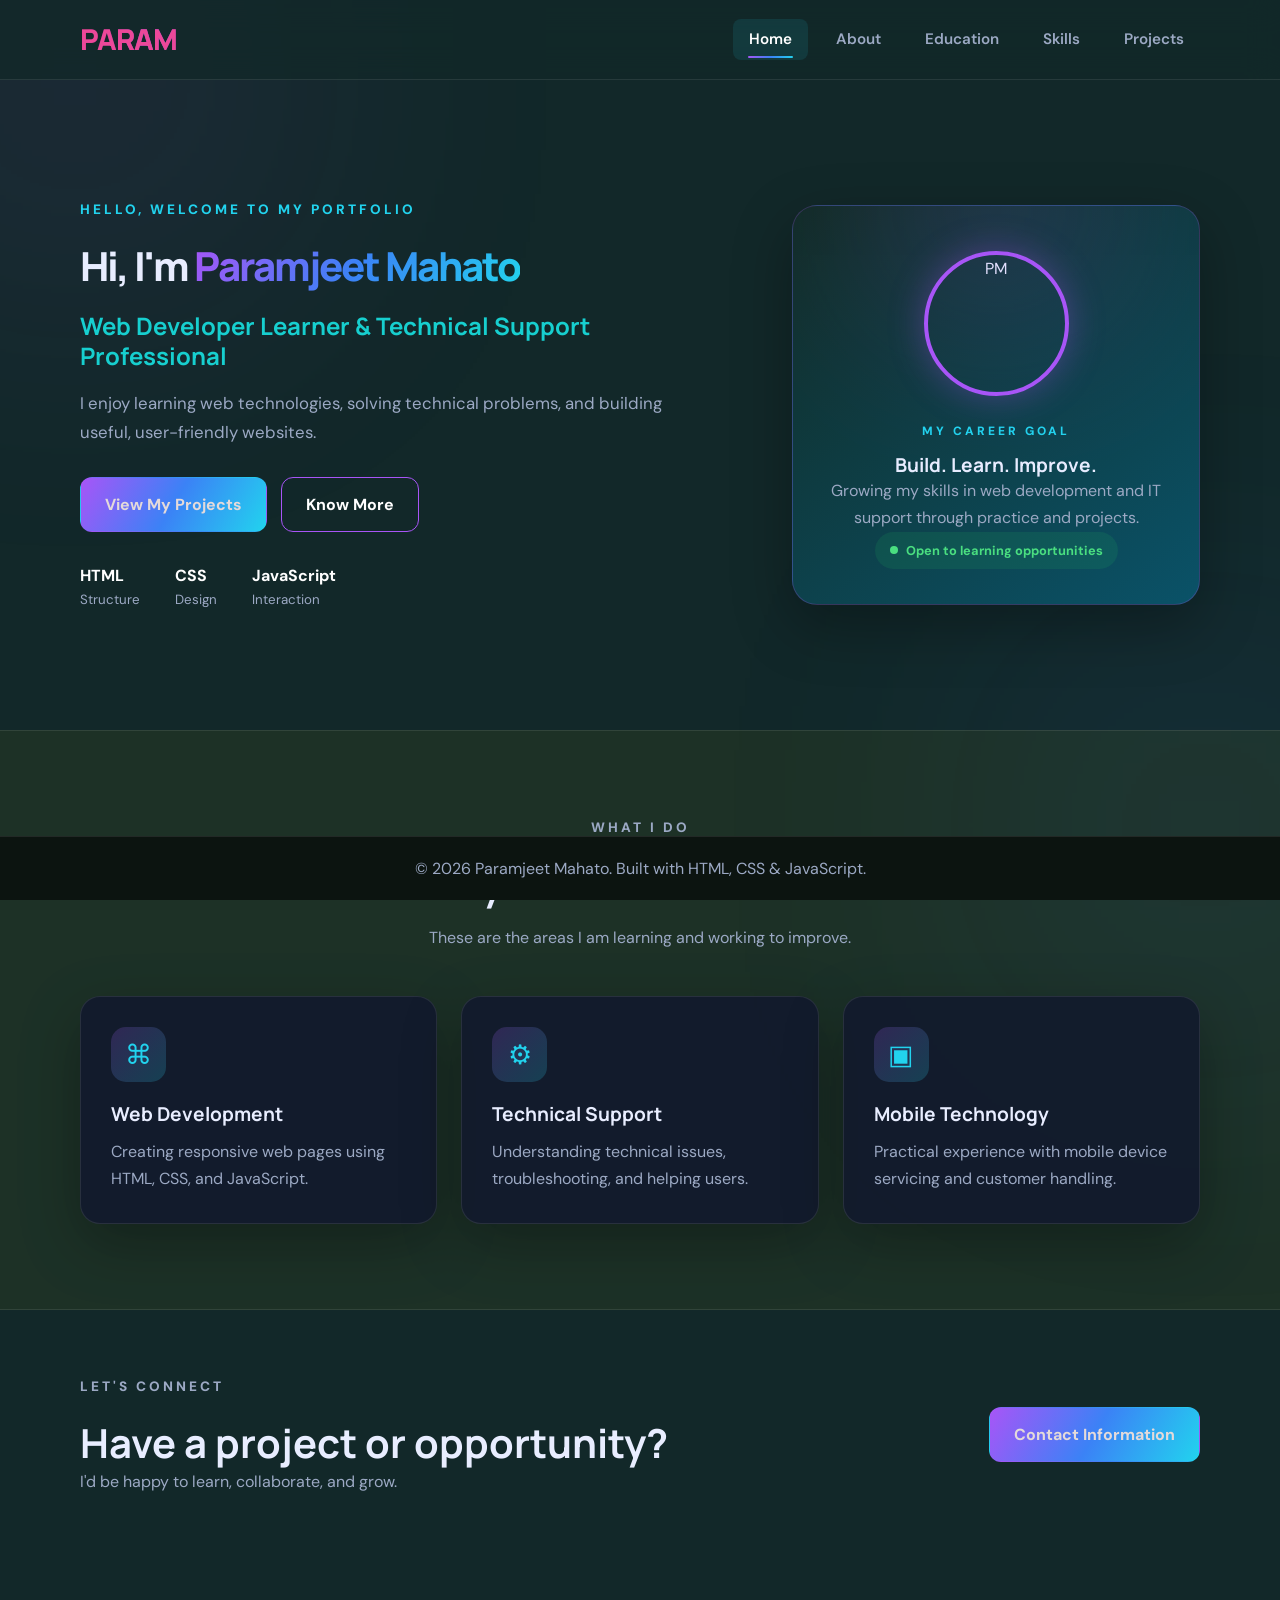
<file: index.html>
<!DOCTYPE html>
<html lang="en">
<head>
  <meta charset="UTF-8">
  <meta name="viewport" content="width=device-width, initial-scale=1.0">
  <meta name="description" content="Paramjeet Mahato's personal portfolio website.">
  <title>Paramjeet Mahato | Portfolio</title>
  <link rel="stylesheet" href="style.css">
  <script src="script.js" defer></script>
</head>
<body>
  <header class="site-header">
    <a class="logo" href="index.html"><span>PARAM</span></a>
    <button class="menu-toggle" aria-label="Toggle navigation" aria-expanded="false">☰</button>
    <nav class="nav-links" aria-label="Main navigation">
      <a class="active" href="index.html">Home</a>
      <a href="about.html">About</a>
      <a href="education.html">Education</a>
      <a href="skills.html">Skills</a>
      <a href="projects.html">Projects</a>
    </nav>
  </header>
  <main>
    <section class="hero container">
      <div class="hero-content">
        <p class="eyebrow">HELLO, WELCOME TO MY PORTFOLIO</p>
        <h1>Hi, I'm <span>Paramjeet Mahato</span></h1>
        <h2>Web Developer Learner &amp; Technical Support Professional</h2>
        <p class="lead">I enjoy learning web technologies, solving technical problems, and building useful, user-friendly websites.</p>
        <div class="hero-actions">
          <a class="btn" href="projects.html">View My Projects</a>
          <a class="btn btn-outline" href="about.html">Know More</a>
        </div>
        <div class="quick-facts"><div><strong>HTML</strong><small>Structure</small></div><div><strong>CSS</strong><small>Design</small></div><div><strong>JavaScript</strong><small>Interaction</small></div></div>
      </div>
      <div class="profile-card">
        <div class="avatar" aria-label="Profile initials">PM</div>
        <p class="card-label">MY CAREER GOAL</p>
        <h3>Build. Learn. Improve.</h3>
        <p>Growing my skills in web development and IT support through practice and projects.</p>
        <span class="status"><i></i> Open to learning opportunities</span>
      </div>
    </section>
    <section class="section soft-bg">
      <div class="container">
        <div class="section-heading"><p class="eyebrow">WHAT I DO</p><h2>My Areas of Interest</h2><p>These are the areas I am learning and working to improve.</p></div>
        <div class="cards three">
          <article class="card"><div class="icon">⌘</div><h3>Web Development</h3><p>Creating responsive web pages using HTML, CSS, and JavaScript.</p></article>
          <article class="card"><div class="icon">⚙</div><h3>Technical Support</h3><p>Understanding technical issues, troubleshooting, and helping users.</p></article>
          <article class="card"><div class="icon">▣</div><h3>Mobile Technology</h3><p>Practical experience with mobile device servicing and customer handling.</p></article>
        </div>
      </div>
    </section>
    <section class="container callout"><div><p class="eyebrow">LET'S CONNECT</p><h2>Have a project or opportunity?</h2><p>I'd be happy to learn, collaborate, and grow.</p></div><a class="btn" href="about.html#contact">Contact Information</a></section>
  </main>
  <footer class="site-footer"><p>© <span class="year"></span> Paramjeet Mahato. Built with HTML, CSS &amp; JavaScript.</p></footer>
</body>
</html>
</file>
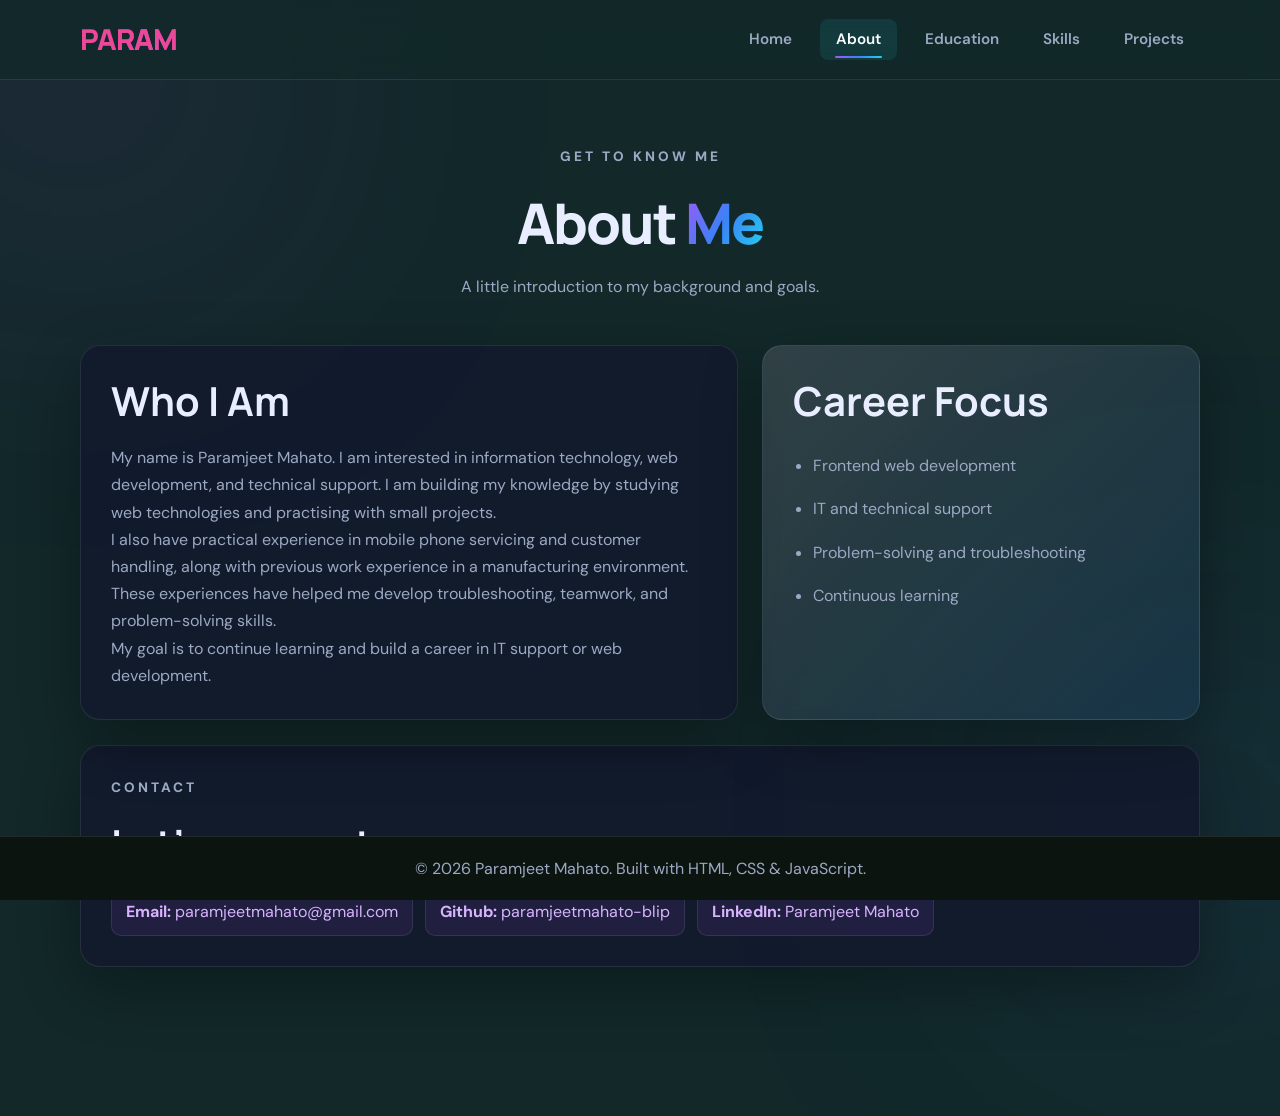
<file: about.html>
<!DOCTYPE html>
<html lang="en">
<head>
  <meta charset="UTF-8"><meta name="viewport" content="width=device-width, initial-scale=1.0">
  <title>About | Paramjeet Mahato</title><link rel="stylesheet" href="style.css"><script src="script.js" defer></script>
</head>
<body>
  <header class="site-header"><a class="logo" href="index.html"><span>PARAM</span></a><button class="menu-toggle" aria-label="Toggle navigation" aria-expanded="false">☰</button>
    <nav class="nav-links" aria-label="Main navigation">
      <a href="index.html">Home</a>
      <a class="active" href="about.html">About</a><a href="education.html">Education</a><a href="skills.html">Skills</a><a href="projects.html">Projects</a></nav>
  </header>
  <main class="container page-content">
    <section class="page-title">
      <p class="eyebrow">GET TO KNOW ME</p>
      <h1>About <span>Me</span></h1>
      <p>A little introduction to my background and goals.</p>
    </section>
    <section class="about-grid">
      <article class="panel"><h2>Who I Am</h2>
        <p>My name is Paramjeet Mahato. I am interested in information technology, web development, and technical support. I am building my knowledge by studying web technologies and practising with small projects.</p>
        <p>I also have practical experience in mobile phone servicing and customer handling, along with previous work experience in a manufacturing environment. These experiences have helped me develop troubleshooting, teamwork, and problem-solving skills.</p>
        <p>My goal is to continue learning and build a career in IT support or web development.</p>
      </article>
      <aside class="panel highlight-panel"><h2>Career Focus</h2><ul class="check-list"><li>Frontend web development</li><li>IT and technical support</li><li>Problem-solving and troubleshooting</li><li>Continuous learning</li></ul></aside>
    </section>
    <section id="contact" class="panel contact-panel"><p class="eyebrow">CONTACT</p><h2>Let's connect</h2>
      <div class="contact-items"><p><strong>Email:</strong> <a href="mailto:paramjeetmahato@gmail.com">paramjeetmahato@gmail.com</a>
      </p><p><strong>Github: </strong><a href="https://github.com/paramjeetmahato-blip" target="_blank" rel="noopener noreferrer">paramjeetmahato-blip</a> </p><p><strong>LinkedIn:</strong> <a href="https://www.linkedin.com/in/paramjeetmahato" target="_blank" rel="noopener noreferrer">Paramjeet Mahato</a> </p></div>
    </section>
  </main>
  <footer class="site-footer"><p>© <span class="year"></span> Paramjeet Mahato. Built with HTML, CSS &amp; JavaScript.</p></footer>
</body>
</html>
</file>
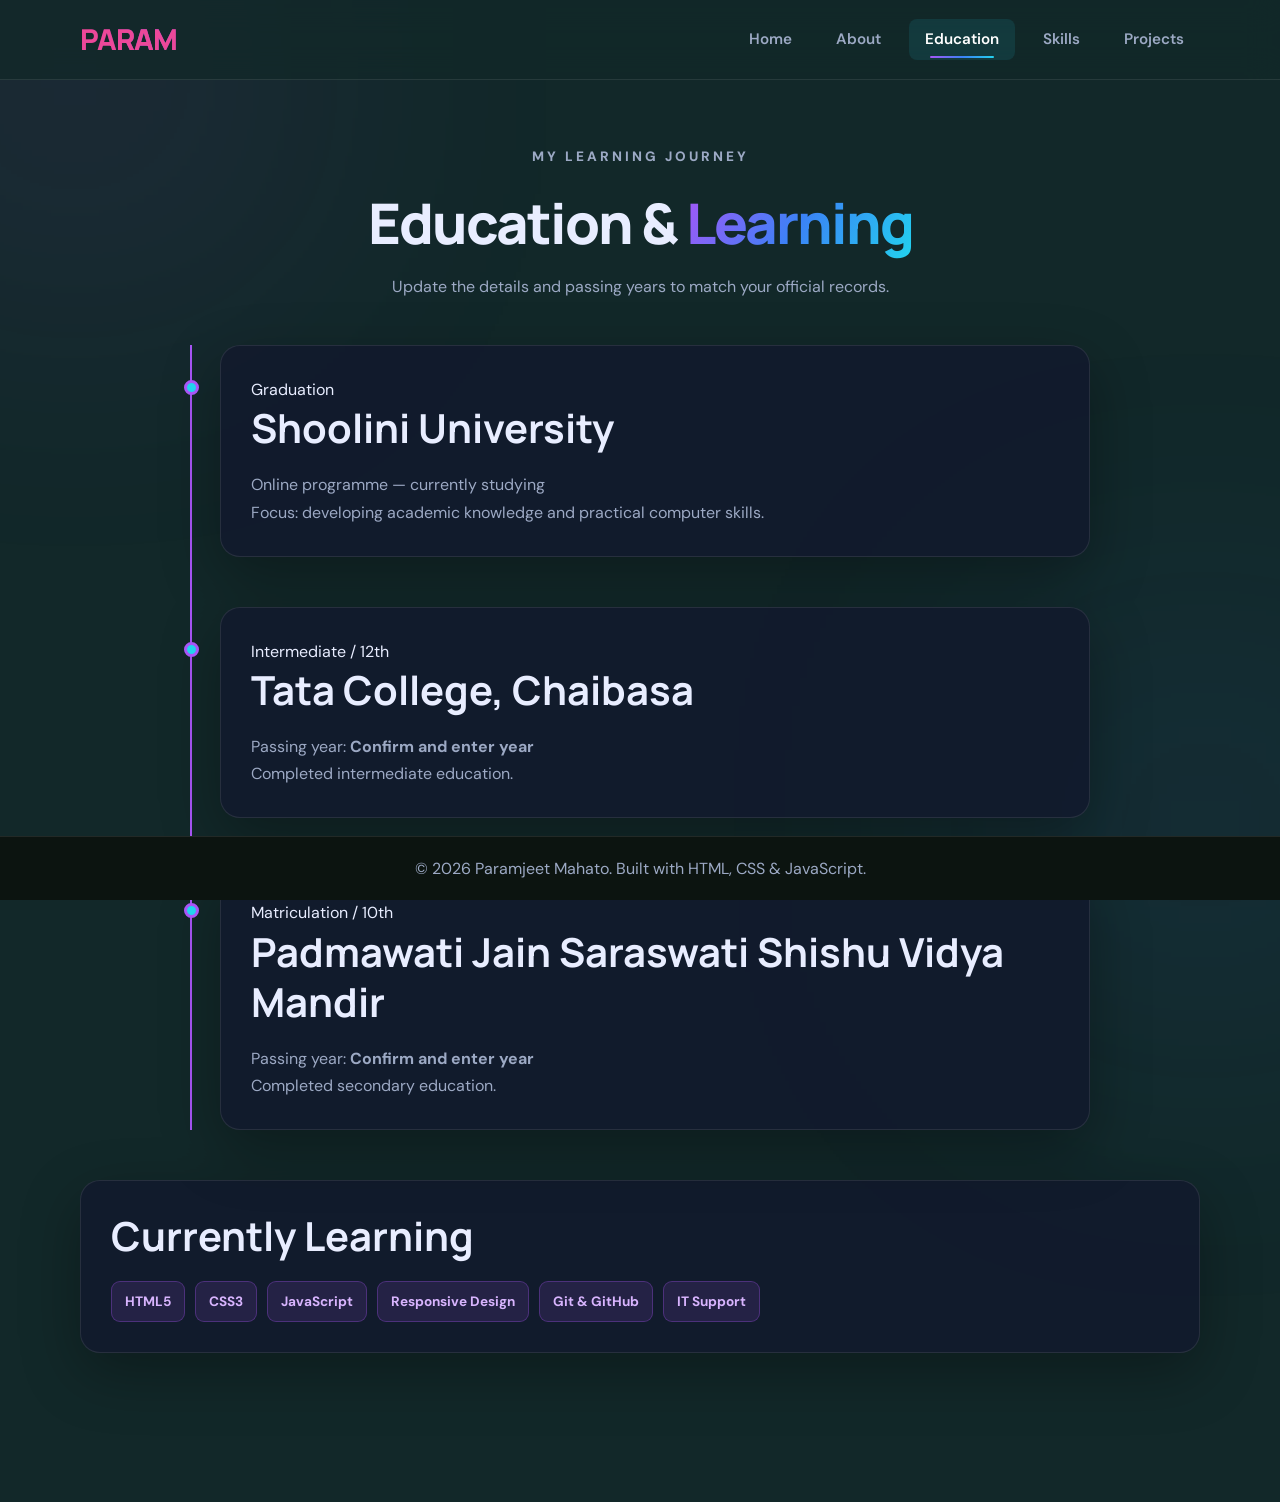
<file: education.html>
<!DOCTYPE html>
<html lang="en">
<head>
  <meta charset="UTF-8"><meta name="viewport" content="width=device-width, initial-scale=1.0">
  <title>Education | Paramjeet Mahato</title><link rel="stylesheet" href="style.css"><script src="script.js" defer></script>
</head>
<body>
  <header class="site-header"><a class="logo" href="index.html"><span>PARAM</span></a><button class="menu-toggle" aria-label="Toggle navigation" aria-expanded="false">☰</button>
    <nav class="nav-links" aria-label="Main navigation"><a href="index.html">Home</a><a href="about.html">About</a><a class="active" href="education.html">Education</a><a href="skills.html">Skills</a><a href="projects.html">Projects</a></nav>
  </header>
  <main class="container page-content">
    <section class="page-title"><p class="eyebrow">MY LEARNING JOURNEY</p><h1>Education &amp; <span>Learning</span></h1><p>Update the details and passing years to match your official records.</p></section>
    <section class="timeline">
      <article class="timeline-item"><span class="timeline-dot"></span><div class="panel"><span class="tag">Graduation</span><h2>Shoolini University</h2><p class="muted">Online programme — currently studying</p><p>Focus: developing academic knowledge and practical computer skills.</p></div></article>
      <article class="timeline-item"><span class="timeline-dot"></span><div class="panel"><span class="tag">Intermediate / 12th</span><h2>Tata College, Chaibasa</h2><p class="muted">Passing year: <strong>Confirm and enter year</strong></p><p>Completed intermediate education.</p></div></article>
      <article class="timeline-item"><span class="timeline-dot"></span><div class="panel"><span class="tag">Matriculation / 10th</span><h2>Padmawati Jain Saraswati Shishu Vidya Mandir</h2><p class="muted">Passing year: <strong>Confirm and enter year</strong></p><p>Completed secondary education.</p></div></article>
    </section>
    <section class="panel"><h2>Currently Learning</h2><div class="chips"><span>HTML5</span><span>CSS3</span><span>JavaScript</span><span>Responsive Design</span><span>Git &amp; GitHub</span><span>IT Support</span></div></section>
  </main>
  <footer class="site-footer"><p>© <span class="year"></span> Paramjeet Mahato. Built with HTML, CSS &amp; JavaScript.</p></footer>
</body>
</html>
</file>
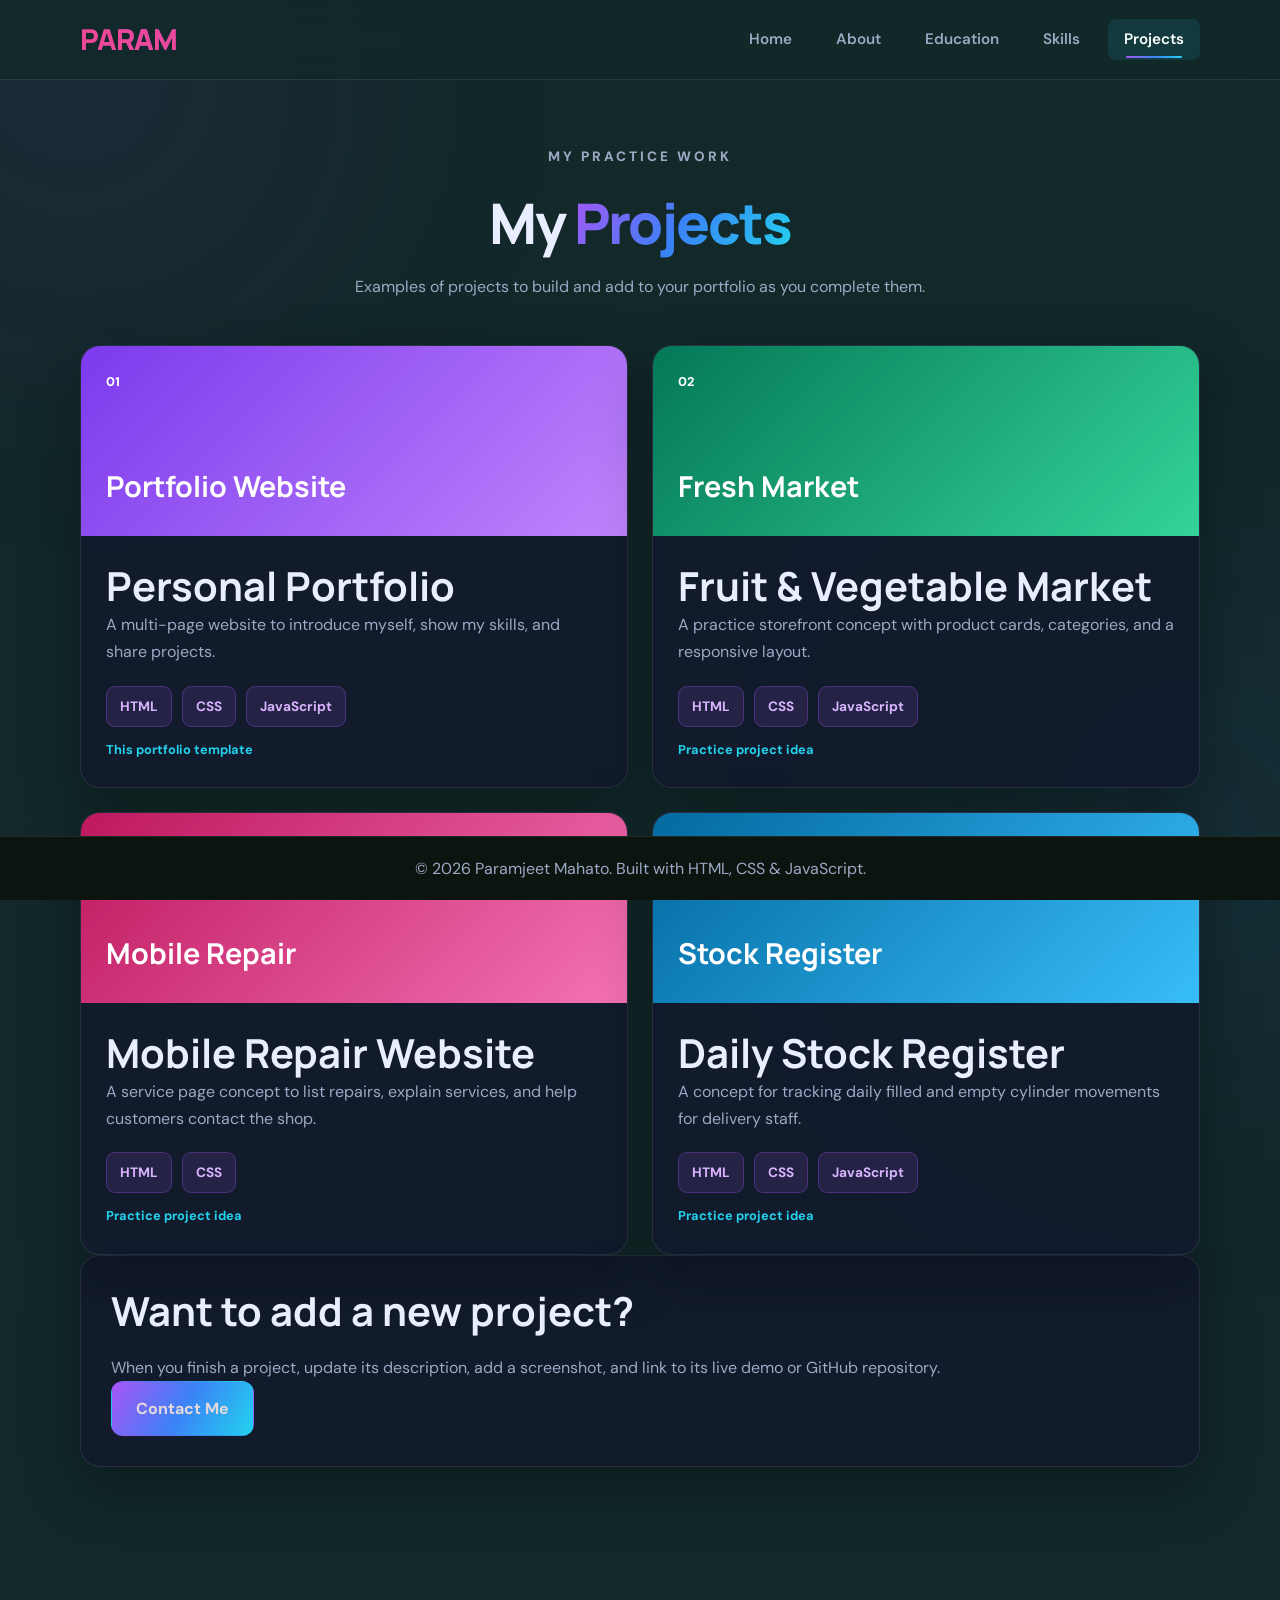
<file: projects.html>
<!DOCTYPE html>
<html lang="en">
<head>
  <meta charset="UTF-8"><meta name="viewport" content="width=device-width, initial-scale=1.0">
  <title>Projects | Paramjeet Mahato</title><link rel="stylesheet" href="style.css"><script src="script.js" defer></script>
</head>
<body>
  <header class="site-header"><a class="logo" href="index.html"><span>PARAM</span></a><button class="menu-toggle" aria-label="Toggle navigation" aria-expanded="false">☰</button>
    <nav class="nav-links" aria-label="Main navigation"><a href="index.html">Home</a><a href="about.html">About</a><a href="education.html">Education</a><a href="skills.html">Skills</a><a class="active" href="projects.html">Projects</a></nav>
  </header>
  <main class="container page-content">
    <section class="page-title"><p class="eyebrow">MY PRACTICE WORK</p><h1>My <span>Projects</span></h1><p>Examples of projects to build and add to your portfolio as you complete them.</p></section>
    <section class="cards two">
      <article class="project-card"><div class="project-visual visual-one"><span>01</span><strong>Portfolio Website</strong></div><div class="project-body"><h2>Personal Portfolio</h2><p>A multi-page website to introduce myself, show my skills, and share projects.</p><div class="chips"><span>HTML</span><span>CSS</span><span>JavaScript</span></div><span class="project-status">This portfolio template</span></div></article>
      <article class="project-card"><div class="project-visual visual-two"><span>02</span><strong>Fresh Market</strong></div><div class="project-body"><h2>Fruit &amp; Vegetable Market</h2><p>A practice storefront concept with product cards, categories, and a responsive layout.</p><div class="chips"><span>HTML</span><span>CSS</span><span>JavaScript</span></div><span class="project-status">Practice project idea</span></div></article>
      <article class="project-card"><div class="project-visual visual-three"><span>03</span><strong>Mobile Repair</strong></div><div class="project-body"><h2>Mobile Repair Website</h2><p>A service page concept to list repairs, explain services, and help customers contact the shop.</p><div class="chips"><span>HTML</span><span>CSS</span></div><span class="project-status">Practice project idea</span></div></article>
      <article class="project-card"><div class="project-visual visual-four"><span>04</span><strong>Stock Register</strong></div><div class="project-body"><h2>Daily Stock Register</h2><p>A concept for tracking daily filled and empty cylinder movements for delivery staff.</p><div class="chips"><span>HTML</span><span>CSS</span><span>JavaScript</span></div><span class="project-status">Practice project idea</span></div></article>
    </section>
    <section class="panel project-note"><h2>Want to add a new project?</h2><p>When you finish a project, update its description, add a screenshot, and link to its live demo or GitHub repository.</p><a class="btn" href="about.html#contact">Contact Me</a></section>
  </main>
  <footer class="site-footer"><p>© <span class="year"></span> Paramjeet Mahato. Built with HTML, CSS &amp; JavaScript.</p></footer>
</body>
</html>
</file>
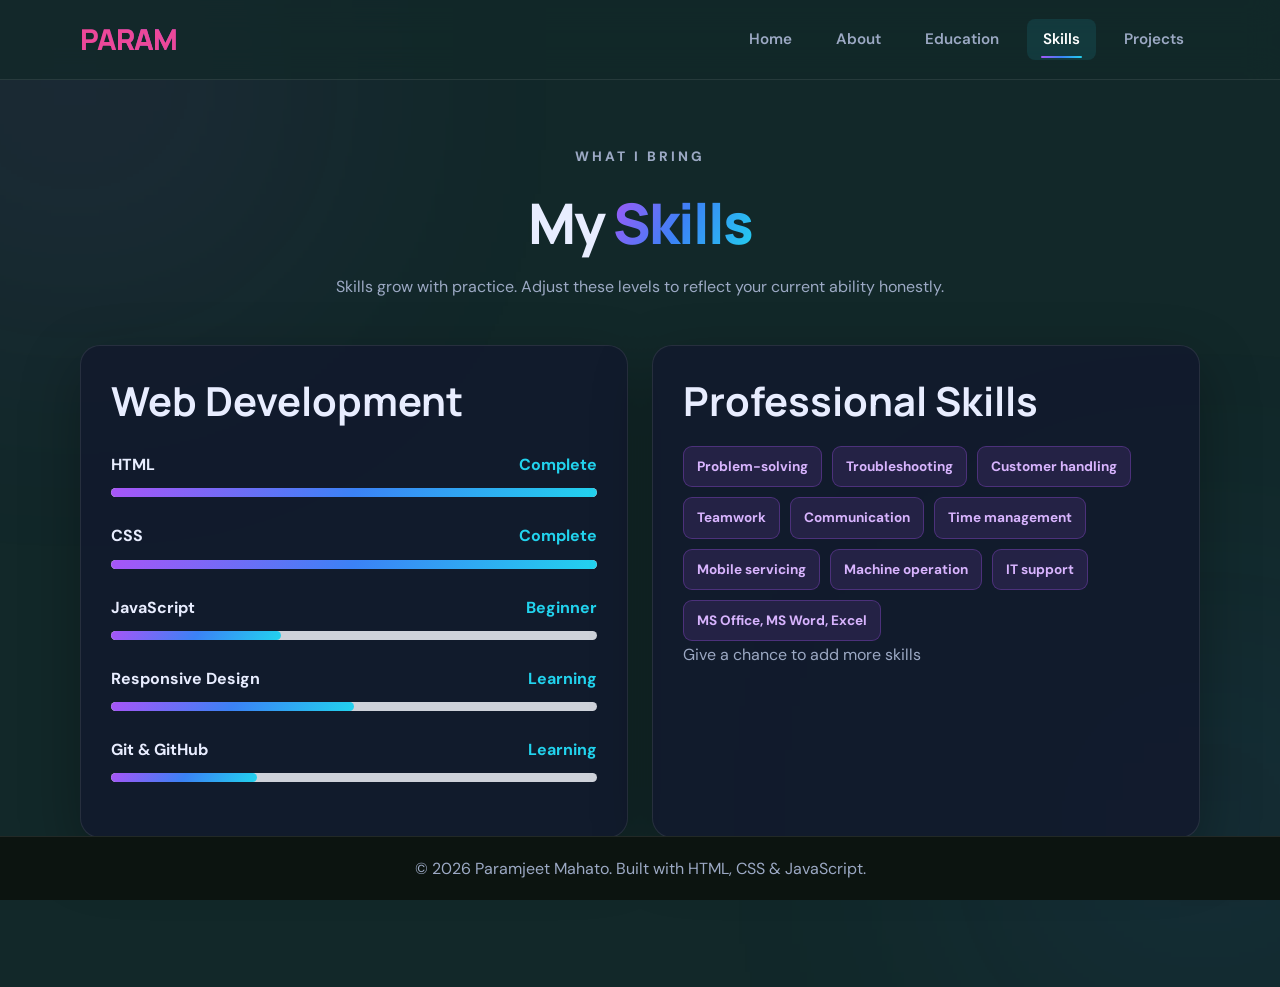
<file: skills.html>
<!DOCTYPE html>
<html lang="en">
<head>
  <meta charset="UTF-8"><meta name="viewport" content="width=device-width, initial-scale=1.0">
  <title>Skills | Paramjeet Mahato</title><link rel="stylesheet" href="style.css"><script src="script.js" defer></script>
</head>
<body>
  <header class="site-header"><a class="logo" href="index.html"><span>PARAM</span></a><button class="menu-toggle" aria-label="Toggle navigation" aria-expanded="false">☰</button>
    <nav class="nav-links" aria-label="Main navigation"><a href="index.html">Home</a><a href="about.html">About</a><a href="education.html">Education</a><a class="active" href="skills.html">Skills</a><a href="projects.html">Projects</a></nav>
  </header>
  <main class="container page-content">
    <section class="page-title"><p class="eyebrow">WHAT I BRING</p><h1>My <span>Skills</span></h1><p>Skills grow with practice. Adjust these levels to reflect your current ability honestly.</p></section>
    <section class="skills-layout">
      <article class="panel"><h2>Web Development</h2>
        <div class="skill-row"><div class="skill-label"><span>HTML</span><span>Complete</span></div><div class="skill-track"><span style="width:100%"></span></div></div>
        <div class="skill-row"><div class="skill-label"><span>CSS</span><span>Complete</span></div><div class="skill-track"><span style="width:100%"></span></div></div>
        <div class="skill-row"><div class="skill-label"><span>JavaScript</span><span>Beginner</span></div><div class="skill-track"><span style="width:35%"></span></div></div>
        <div class="skill-row"><div class="skill-label"><span>Responsive Design</span><span>Learning</span></div>
        <div class="skill-track"><span style="width:50%"></span> </div>
      </div>
      <div class="skill-row"><div class="skill-label"><span>Git &amp; GitHub</span><span>Learning</span></div><div class="skill-track"><span style="width:30%"></span></div></div>
      </article>
      <article class="panel"><h2>Professional Skills</h2>
        <div class="chips"><span>Problem-solving</span>
          <span>Troubleshooting</span>
          <span>Customer handling</span>
          <span>Teamwork</span>
          <span>Communication</span>
          <span>Time management</span>
          <span>Mobile servicing</span>
          <span>Machine operation</span>
          <span>IT support</span>
          <span>MS Office, MS Word, Excel</span>
        </div>
        <p class="muted small-note">Give a chance to add more skills</p>
      </article>
    </section>
  </main>
  <footer class="site-footer"><p>© <span class="year"></span> Paramjeet Mahato. Built with HTML, CSS &amp; JavaScript.</p></footer>
</body>
</html>
</file>
<file: style.css>
/* =========================================
   PARAMJEET MAHATO
   PREMIUM DEVELOPER PORTFOLIO
========================================= */

@import url('https://fonts.googleapis.com/css2?family=DM+Sans:wght@400;500;600;700;800&family=Manrope:wght@400;500;600;700;800&display=swap');

:root {
    --bg: #122829;
    --bg2: #162f94;
    --card: #e9ebf0;

    --white: #ffffff;
    --text: #e8edff;
    --muted: #9ca9c4;

    --purple: #a855f7;
    --blue: #3b82f6;
    --cyan: #22d3ee;
    --pink: #ec4899;

    --gradient: linear-gradient(
        120deg,
        #a855f7,
        #3b82f6,
        #22d3ee
    );

    --border: rgba(255,255,255,.09);
    --shadow: 0 20px 60px rgba(0,0,0,.3);
}

/* RESET */

* {
    margin: 0;
    padding: 0;
    box-sizing: border-box;
}

html {
    scroll-behavior: smooth;
    scroll-padding-top: 90px;
}

body {
    background: var(--bg);
    color: var(--text);
    font-family: 'DM Sans', sans-serif;
    line-height: 1.7;
    overflow-x: hidden;
}

img {
    max-width: 100%;
    display: block;
}

a {
    text-decoration: none;
    color: inherit;
}

button {
    font: inherit;
}

.container {
    width: min(1120px, calc(100% - 48px));
    margin-inline: auto;
}

/* BACKGROUND EFFECT */

body::before {
    content: "";
    position: fixed;
    width: 350px;
    height: 350px;
    background: var(--purple);
    filter: blur(150px);
    opacity: .13;
    top: -100px;
    left: -100px;
    pointer-events: none;
    z-index: -1;
}

body::after {
    content: "";
    position: fixed;
    width: 350px;
    height: 350px;
    background: var(--blue);
    filter: blur(150px);
    opacity: .12;
    right: -100px;
    bottom: -100px;
    pointer-events: none;
    z-index: -1;
}

/* HEADINGS */

h1, h2, h3 {
    font-family: 'Manrope', sans-serif;
    line-height: 1.25;
}

h1 {
    font-size: 40px;
    font-weight: 800;
    letter-spacing: -2px;
}

h2 {
    font-size: clamp(1.7rem, 4vw, 2.5rem);
}

h3 {
    font-size: 1.2rem;
}

/* =========================================
   UPDATED HEADER & NAVIGATION
========================================= */

.site-header {
    min-height: 80px;
    display: flex;
    align-items: center;
    justify-content: space-between;

    padding-inline: max(24px, calc((100% - 1120px)/2));

    position: sticky;
    top: 0;
    z-index: 999;

    background: rgba(18, 40, 41, 0.75);
    backdrop-filter: blur(16px);
    -webkit-backdrop-filter: blur(16px);

    border-bottom: 1px solid var(--border);
    transition: all 0.3s ease;
}

/* LOGO (STYLISH & ANIMATED) */

.logo {
    font-family: 'Manrope', sans-serif;
    font-size: 1.8rem;
    font-weight: 800;
    letter-spacing: -1px;
    display: inline-flex;
    align-items: center;
    gap: 2px;
    position: relative;
    
    background: linear-gradient(
        90deg,
        #151718,
        #a855f7,
        #181508,
        #dd9b0d,
        #22d3ee
    );
    background-size: 300% 100%;
    background-clip: text;
    -webkit-background-clip: text;
    color: transparent;
    animation: logoGlow 6s ease-in-out infinite alternate;
}

.logo span {
    color: var(--pink);
    -webkit-text-fill-color: var(--pink);
    transition: transform 0.3s ease;
    display: inline-block;
}

.logo:hover span {
    transform: rotate(12deg) scale(1.15);
}

@keyframes logoGlow {
    0% {
        background-position: 0% 50%;
    }
    50% {
        background-position: 100% 50%;
    }
    100% {
        background-position: 0% 50%;
    }
}

/* NAVIGATION LINKS */

.nav-links {
    display: flex;
    align-items: center;
    gap: 12px;
}

.nav-links a {
    position: relative;
    color: var(--muted);
    font-size: 0.95rem;
    font-weight: 600;
    padding: 8px 16px;
    border-radius: 8px;
    transition: color 0.3s ease;
}

/* Animated bottom line indicator */
.nav-links a::after {
    content: '';
    position: absolute;
    bottom: 2px;
    left: 50%;
    width: 0;
    height: 2px;
    background: var(--gradient);
    border-radius: 2px;
    transition: width 0.3s ease, left 0.3s ease;
}

.nav-links a:hover {
    color: var(--white);
    background: rgba(255, 255, 255, 0.04);
}

.nav-links a:hover::after,
.nav-links a.active::after {
    width: 60%;
    left: 20%;
}

.nav-links a.active {
    color: var(--white);
    background: rgba(34, 211, 238, 0.1);
}

/* MOBILE MENU BUTTON */

.menu-toggle {
    display: none;
    color: white;
    background: rgba(255, 255, 255, 0.05);

    border: 1px solid var(--border);
    border-radius: 10px;

    padding: 8px 13px;
    font-size: 1.5rem;
    cursor: pointer;
    transition: background 0.3s ease;
}

.menu-toggle:hover {
    background: rgba(207, 148, 20, 0.1);
}

/* HERO */

.hero {
    min-height: 650px;

    display: grid;
    grid-template-columns: 1.35fr .85fr;

    align-items: center;
    gap: 65px;

    padding-block: 85px;
}

.eyebrow {
    color: var(--cyan);
    font-size: .85rem;
    font-weight: 800;
    letter-spacing: 3px;
    margin-bottom: 20px;
}

.hero h1 {
    margin-bottom: 20px;
}

.hero h1 span {
    background: var(--gradient);
    background-clip: text;
    -webkit-background-clip: text;
    color: transparent;
}

.hero h2 {
    color: #17cfcf;
    font-size: clamp(1.1rem, 2.5vw, 1.5rem);
    margin-bottom: 18px;
}

.lead {
    color: var(--muted);
    max-width: 600px;
    font-size: 1.05rem;
}

/* BUTTONS */

.hero-actions {
    display: flex;
    flex-wrap: wrap;
    gap: 14px;
    margin: 30px 0;
}

.btn {
    display: inline-flex;
    align-items: center;
    justify-content: center;

    padding: 13px 24px;
    border-radius: 12px;

    background: var(--gradient);
    color: rgb(228, 218, 218);

    font-weight: 700;
    border: 1px solid transparent;

    transition: .3s;
}

.btn:hover {
    transform: translateY(-4px);
    box-shadow: 0 10px 30px rgba(168,85,247,.3);
}

.btn-outline {
    background: transparent;
    border-color: var(--purple);
    color: white;
}

.btn-outline:hover {
    background: var(--gradient);
}

/* QUICK FACTS */

.quick-facts {
    display: flex;
    flex-wrap: wrap;
    gap: 35px;
}

.quick-facts div {
    display: flex;
    flex-direction: column;
}

.quick-facts strong {
    color: white;
    font-size: 1rem;
}

.quick-facts small {
    color: var(--muted);
}

/* PROFILE CARD */

.profile-card {
    position: relative;
    overflow: hidden;
    text-align: center;
    padding: 35px 25px;

    background: linear-gradient(
        145deg,
        #112b25,
        #0a5268
    );

    border: 1px solid rgba(168,85,247,.25);
    border-radius: 25px;

    box-shadow: var(--shadow);
    transition: .4s;
}

.profile-card:hover {
    transform: translateY(-8px);
    box-shadow: 0 20px 60px rgba(168,85,247,.15);
}

.profile-card::before {
    content: "";
    position: absolute;
    width: 200px;
    height: 200px;
    background: var(--purple);
    filter: blur(100px);
    opacity: .2;
    top: -100px;
    left: 50%;
    transform: translateX(-50%);
}

.avatar {
    width: 145px;
    height: 145px;

    object-fit: cover;
    border-radius: 50%;

    border: 4px solid var(--purple);
    box-shadow: 0 0 35px rgba(168,85,247,.35);

    margin: 10px auto 25px;
}

.card-label {
    color: var(--cyan);
    font-size: .75rem;
    letter-spacing: 3px;
    font-weight: 800;
    margin-bottom: 12px;
}

.profile-card p:not(.card-label) {
    color: var(--muted);
}

.status {
    display: inline-flex;
    align-items: center;
    gap: 8px;

    padding: 8px 15px;
    border-radius: 30px;

    background: rgba(34,197,94,.12);
    color: #4ade80;

    font-size: .8rem;
    font-weight: 700;
}

.status i {
    width: 8px;
    height: 8px;
    background: #4ade80;
    border-radius: 50%;
}

/* SECTIONS */

.section {
    padding: 85px 0;
}

.soft-bg {
    background: rgba(211, 208, 12, 0.055);
    border-block: 1px solid var(--border);
}

.section-heading {
    text-align: center;
    max-width: 700px;
    margin: 0 auto 45px;
}

.section-heading h2 {
    margin-bottom: 15px;
}

.section-heading h2 span {
    background: var(--gradient);
    background-clip: text;
    -webkit-background-clip: text;
    color: transparent;
}

.section-heading p {
    color: var(--muted);
}

/* CARDS */

.cards {
    display: grid;
    gap: 24px;
}

.cards.three {
    grid-template-columns: repeat(3, minmax(0,1fr));
}

.cards.two {
    grid-template-columns: repeat(2, minmax(0,1fr));
}

.card,
.panel,
.project-card {
    background: rgba(18,26,45,.9);
    border: 1px solid var(--border);
    border-radius: 20px;

    box-shadow: var(--shadow);
    transition: .3s;
}

.card {
    padding: 30px;
}

.card:hover,
.project-card:hover {
    transform: translateY(-7px);
    border-color: var(--purple);
}

.card h3 {
    margin-bottom: 12px;
}

.card p {
    color: var(--muted);
    margin: 0;
}

.icon {
    width: 55px;
    height: 55px;

    display: grid;
    place-items: center;

    background: linear-gradient(
        135deg,
        rgba(168,85,247,.2),
        rgba(34,211,238,.2)
    );

    color: var(--cyan);
    border-radius: 15px;

    font-size: 1.7rem;
    margin-bottom: 20px;
}

/* ABOUT PAGE */

.page-content {
    padding-block: 65px 85px;
}

.page-title {
    text-align: center;
    max-width: 750px;
    margin: 0 auto 45px;
}

.page-title h1 {
    font-size: clamp(2.3rem,5vw,3.5rem);
    margin-bottom: 15px;
}

.page-title h1 span {
    background: var(--gradient);
    background-clip: text;
    -webkit-background-clip: text;
    color: transparent;
}

.page-title p {
    color: var(--muted);
}

.about-grid {
    display: grid;
    grid-template-columns: 1.5fr 1fr;
    gap: 24px;
}

.panel {
    padding: 30px;
}

.panel h2 {
    margin-bottom: 18px;
}

.panel p {
    color: var(--muted);
}

.highlight-panel {
    background: linear-gradient(
        135deg,
        rgba(222, 211, 233, 0.15),
        rgba(59,130,246,.10)
    );
}

.check-list {
    padding-left: 20px;
}

.check-list li {
    padding: 8px 0;
    color: var(--muted);
}

/* SKILLS */

.skills-layout {
    display: grid;
    grid-template-columns: repeat(2,minmax(0,1fr));
    gap: 24px;
}

.skill-row {
    margin: 25px 0;
}

.skill-label {
    display: flex;
    justify-content: space-between;
    gap: 10px;
    font-weight: 700;
    margin-bottom: 10px;
}

.skill-label span:last-child {
    color: var(--cyan);
}

.skill-track {
    height: 9px;
    background: #ced2da;
    border-radius: 20px;
    overflow: hidden;
}

.skill-track span {
    display: block;
    height: 100%;
    background: var(--gradient);
    border-radius: 20px;
}

.chips {
    display: flex;
    flex-wrap: wrap;
    gap: 10px;
    margin-top: 20px;
}

.chips span {
    background: rgba(168,85,247,.13);
    border: 1px solid rgba(168,85,247,.3);
    color: #d8b4fe;

    padding: 8px 13px;
    border-radius: 9px;

    font-size: .85rem;
    font-weight: 700;
}

/* PROJECTS */

.project-card {
    overflow: hidden;
}

.project-visual {
    min-height: 190px;
    padding: 25px;

    display: flex;
    flex-direction: column;
    justify-content: space-between;

    color: white;
}

.project-visual span {
    font-size: .8rem;
    font-weight: 800;
}

.project-visual strong {
    font-family: 'Manrope',sans-serif;
    font-size: 1.8rem;
}

.visual-one {
    background: linear-gradient(135deg,#7c3aed,#c084fc);
}

.visual-two {
    background: linear-gradient(135deg,#047857,#34d399);
}

.visual-three {
    background: linear-gradient(135deg,#be185d,#f472b6);
}

.visual-four {
    background: linear-gradient(135deg,#0369a1,#38bdf8);
}

.project-body {
    padding: 25px;
}

.project-body p {
    color: var(--muted);
}

.project-status {
    display: inline-block;
    color: var(--cyan);
    font-size: .8rem;
    font-weight: 700;
    margin-top: 12px;
}

/* CONTACT */

.contact-panel {
    margin-top: 25px;
}

.contact-items {
    display: flex;
    flex-wrap: wrap;
    gap: 12px;
}

.contact-items p {
    background: rgba(168,85,247,.1);
    border: 1px solid var(--border);
    border-radius: 10px;
    padding: 10px 14px;
    color: #d8b4fe;
    overflow-wrap: anywhere;
}

/* TIMELINE */

.timeline {
    max-width: 900px;
    margin: auto;
    border-left: 2px solid var(--purple);
    padding-left: 28px;
}

.timeline-item {
    position: relative;
    margin-bottom: 50px;
}

.timeline-dot {
    position: absolute;
    left: -36px;
    top: 35px;

    width: 15px;
    height: 15px;

    background: var(--cyan);
    border: 3px solid var(--purple);
    border-radius: 50%;
}

/* FOOTER */

.site-footer {
    padding: 18px 20px;
    text-align: center;

    background: #0c1410;
    border-top: 1px solid var(--border);

    color: var(--muted);
    font-size: 1rem;
    position: sticky;
    bottom: 0;
    left: 0;
    right: 0;
}

.site-footer p {
    margin: 0;
}

/* CALL TO ACTION */

.callout {
    display: flex;
    align-items: center;
    justify-content: space-between;
    gap: 25px;
    padding-block: 65px;
}

.callout p {
    color: var(--muted);
}

/* =========================================
   TABLET RESPONSIVE
========================================= */

@media (max-width: 900px) {

    .hero {
        grid-template-columns: 1fr;
        gap: 45px;
    }

    .profile-card {
        max-width: 460px;
        width: 100%;
        margin-inline: auto;
    }

    .cards.three {
        grid-template-columns: repeat(2,minmax(0,1fr));
    }

    .about-grid {
        grid-template-columns: 1fr;
    }

}

/* =========================================
   MOBILE RESPONSIVE
========================================= */

@media (max-width: 680px) {

    .container {
        width: calc(100% - 32px);
    }

    .site-header {
        min-height: 68px;
        padding-inline: 16px;
    }

    .logo {
        font-size: 1.5rem;
    }

    .menu-toggle {
        display: block;
    }

    .nav-links {
        display: none;

        position: absolute;
        top: 67px;
        left: 0;
        right: 0;

        padding: 15px 16px 20px;

        background: #111a2e;
        border-bottom: 1px solid var(--border);

        flex-direction: column;
        align-items: stretch;
        gap: 5px;
    }

    .nav-links.open {
        display: flex;
    }

    .nav-links a {
        display: block;
        padding: 12px 15px;
        font-size: .95rem;
    }

    .nav-links a::after {
        display: none;
    }

    .hero {
        min-height: auto;
        padding-block: 55px;
        gap: 35px;
    }

    .hero h1 {
        font-size: clamp(2.3rem,10vw,3.4rem);
        letter-spacing: -1.5px;
    }

    .hero h2 {
        font-size: 1.15rem;
    }

    .lead {
        font-size: .98rem;
    }

    .hero-actions {
        gap: 10px;
    }

    .hero-actions .btn {
        flex: 1 1 140px;
        padding: 12px 14px;
    }

    .quick-facts {
        gap: 20px;
    }

    .profile-card {
        padding: 28px 18px;
    }

    .avatar {
        width: 125px;
        height: 125px;
    }

    .section {
        padding: 60px 0;
    }

    .section-heading {
        margin-bottom: 30px;
    }

    .cards.three,
    .cards.two {
        grid-template-columns: 1fr;
        gap: 18px;
    }

    .card,
    .panel {
        padding: 23px;
    }

    .skills-layout {
        grid-template-columns: 1fr;
    }

    .page-content {
        padding-block: 40px 60px;
    }

    .page-title {
        margin-bottom: 35px;
    }

    .contact-items {
        flex-direction: column;
    }

    .timeline {
        padding-left: 22px;
        margin-left: 10px;
    }

    .timeline-dot {
        left: -30px;
    }

    .callout {
        align-items: flex-start;
        flex-direction: column;
        padding-block: 45px;
    }

}

/* SMALL MOBILE */

@media (max-width: 380px) {

    .container {
        width: calc(100% - 24px);
    }

    .hero h1 {
        font-size: 2.2rem;
    }

    .quick-facts {
        gap: 14px;
    }

    .profile-card {
        padding: 24px 15px;
    }

    .btn {
        font-size: .85rem;
    }

}

/* ACCESSIBILITY */

@media (prefers-reduced-motion: reduce) {
    *,
    *::before,
    *::after {
        scroll-behavior: auto !important;
        animation: none !important;
        transition: none !important;
    }
}
</file>
